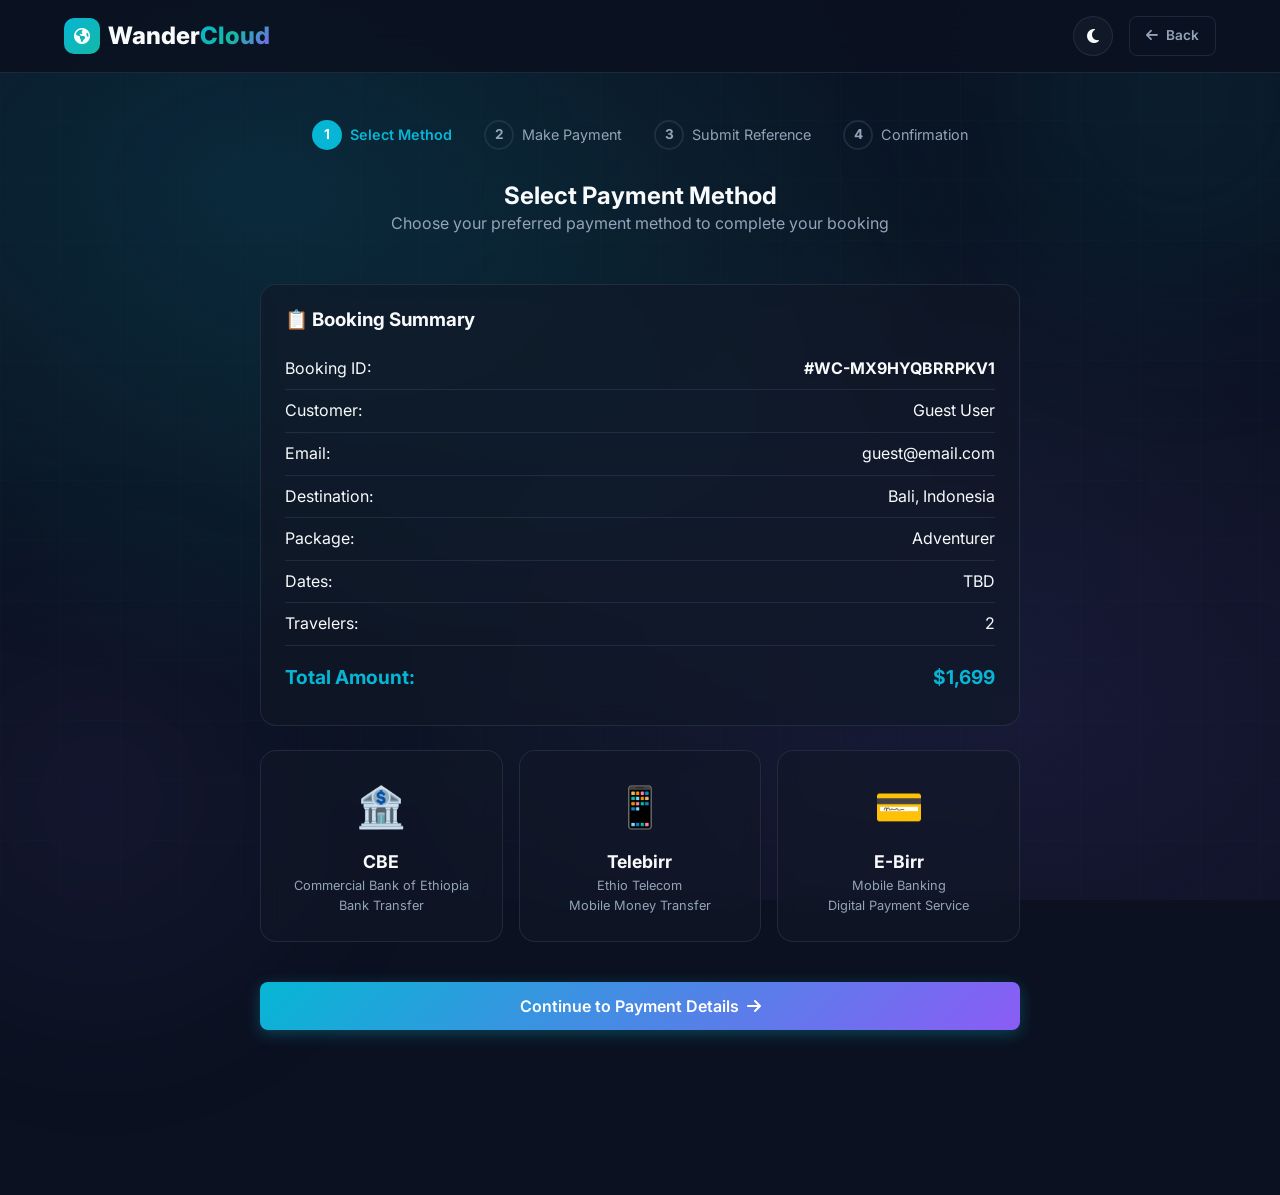
<file: payment.html>
<!DOCTYPE html>
<html lang="en" data-theme="dark">
<head>
    <meta charset="UTF-8">
    <meta name="viewport" content="width=device-width, initial-scale=1.0, viewport-fit=cover">
    <title>Complete Payment | WanderCloud</title>
    <link rel="preconnect" href="https://fonts.googleapis.com">
    <link rel="preconnect" href="https://fonts.gstatic.com" crossorigin>
    <link href="https://fonts.googleapis.com/css2?family=Inter:opsz,wght@14..32,300;14..32,400;14..32,500;14..32,600;14..32,700;14..32,800&family=Playfair+Display:wght@600;700;800;900&display=swap" rel="stylesheet">
    <link rel="stylesheet" href="https://cdnjs.cloudflare.com/ajax/libs/font-awesome/6.5.0/css/all.min.css">
    <link rel="stylesheet" href="styles.css">
    <style>
        /* Payment Page Specific Styles */
        .payment-container {
            max-width: 800px;
            margin: 120px auto 60px;
            padding: 0 20px;
        }
        
        .payment-steps {
            display: flex;
            justify-content: center;
            gap: 2rem;
            margin-bottom: 2rem;
            flex-wrap: wrap;
        }
        
        .payment-step {
            display: flex;
            align-items: center;
            gap: 8px;
            color: var(--text-secondary);
            font-size: 0.9rem;
            transition: var(--transition);
        }
        
        .payment-step.active {
            color: var(--primary);
            font-weight: 600;
        }
        
        .payment-step.completed {
            color: #10b981;
        }
        
        .step-number {
            width: 30px;
            height: 30px;
            border-radius: 50%;
            display: flex;
            align-items: center;
            justify-content: center;
            border: 2px solid var(--border);
            font-weight: 700;
            font-size: 0.85rem;
            transition: var(--transition);
            flex-shrink: 0;
        }
        
        .payment-step.active .step-number {
            background: var(--primary);
            border-color: var(--primary);
            color: white;
        }
        
        .payment-step.completed .step-number {
            background: #10b981;
            border-color: #10b981;
            color: white;
        }
        
        .payment-methods {
            display: grid;
            grid-template-columns: repeat(auto-fit, minmax(200px, 1fr));
            gap: 1rem;
            margin: 1.5rem 0;
        }
        
        .payment-method-card {
            padding: 1.5rem;
            text-align: center;
            cursor: pointer;
            transition: var(--transition);
            position: relative;
        }
        
        .payment-method-card:hover {
            border-color: var(--primary);
            transform: translateY(-4px);
            box-shadow: var(--shadow-lg);
        }
        
        .payment-method-card.selected {
            border-color: var(--primary);
            background: rgba(6, 182, 212, 0.1);
            box-shadow: 0 0 20px rgba(6, 182, 212, 0.2);
        }
        
        .payment-method-card .method-icon {
            font-size: 2.5rem;
            margin-bottom: 0.75rem;
        }
        
        .payment-method-card h4 {
            font-size: 1.1rem;
            margin-bottom: 0.25rem;
            color: var(--text-primary);
        }
        
        .payment-method-card p {
            font-size: 0.8rem;
            color: var(--text-secondary);
        }
        
        .selected-check {
            position: absolute;
            top: 10px;
            right: 10px;
            width: 24px;
            height: 24px;
            border-radius: 50%;
            background: var(--primary);
            color: white;
            display: none;
            align-items: center;
            justify-content: center;
            font-size: 0.75rem;
        }
        
        .payment-method-card.selected .selected-check {
            display: flex;
        }
        
        .account-details {
            padding: 1.5rem;
            margin: 1.5rem 0;
        }
        
        .account-detail-row {
            display: flex;
            justify-content: space-between;
            align-items: center;
            padding: 0.75rem 0;
            border-bottom: 1px solid var(--border);
            flex-wrap: wrap;
            gap: 0.5rem;
        }
        
        .account-detail-row:last-child {
            border-bottom: none;
        }
        
        .account-detail-row strong {
            color: var(--text-primary);
        }
        
        .account-detail-row span {
            color: var(--text-secondary);
            font-family: 'JetBrains Mono', 'Courier New', monospace;
            font-size: 0.9rem;
        }
        
        .copy-btn {
            padding: 4px 12px;
            background: var(--primary);
            color: white;
            border: none;
            border-radius: 6px;
            cursor: pointer;
            font-size: 0.75rem;
            font-family: inherit;
            transition: var(--transition);
            margin-left: 8px;
        }
        
        .copy-btn:hover {
            background: var(--primary-dark);
        }
        
        .booking-summary {
            padding: 1.5rem;
            margin: 1.5rem 0;
        }
        
        .summary-row {
            display: flex;
            justify-content: space-between;
            padding: 0.5rem 0;
            border-bottom: 1px solid var(--border);
            color: var(--text-primary);
        }
        
        .summary-row.total {
            border-bottom: none;
            font-size: 1.2rem;
            font-weight: 700;
            color: var(--primary);
            padding-top: 1rem;
        }
        
        .timer-container {
            text-align: center;
            padding: 1rem;
            margin: 1rem 0;
            background: rgba(245, 158, 11, 0.1);
            border: 1px solid rgba(245, 158, 11, 0.3);
            border-radius: var(--radius-sm);
        }
        
        .timer {
            font-size: 1.5rem;
            font-weight: 700;
            color: #f59e0b;
            font-family: 'JetBrains Mono', 'Courier New', monospace;
        }
        
        .transaction-input {
            width: 100%;
            padding: 12px 14px;
            background: var(--bg-secondary);
            border: 2px solid var(--border);
            border-radius: var(--radius-sm);
            color: var(--text-primary);
            font-family: 'JetBrains Mono', 'Courier New', monospace;
            font-size: 1rem;
            letter-spacing: 2px;
            text-align: center;
            transition: var(--transition);
        }
        
        .transaction-input:focus {
            outline: none;
            border-color: var(--primary);
            box-shadow: 0 0 0 3px rgba(6, 182, 212, 0.1);
        }
        
        .payment-status {
            text-align: center;
            padding: 3rem 1rem;
        }
        
        .status-icon {
            font-size: 4rem;
            margin-bottom: 1rem;
        }
        
        .status-pending { color: #f59e0b; }
        .status-approved { color: #10b981; }
        .status-rejected { color: #ef4444; }
        
        .booking-details-card {
            padding: 1.5rem;
            margin: 1.5rem 0;
            text-align: left;
        }
        
        .booking-details-card p {
            margin-bottom: 0.5rem;
            color: var(--text-primary);
        }
        
        .booking-details-card strong {
            color: var(--text-primary);
        }
        
        .confirmation-code {
            font-family: 'JetBrains Mono', 'Courier New', monospace;
            font-size: 1.2rem;
            font-weight: 700;
            color: var(--primary);
            text-align: center;
            padding: 1rem;
            background: rgba(6, 182, 212, 0.1);
            border-radius: var(--radius-sm);
            margin: 1rem 0;
            word-break: break-all;
        }
        
        .nav-container {
            width: 100%;
            max-width: 1200px;
            margin: 0 auto;
            padding: 0 clamp(16px, 5vw, 24px);
            display: flex;
            justify-content: space-between;
            align-items: center;
        }
        
        .nav-logo {
            font-size: clamp(1.25rem, 3vw, 1.5rem);
            font-weight: 800;
            text-decoration: none;
            color: var(--text-primary);
            display: flex;
            align-items: center;
            gap: 8px;
        }
        
        .logo-icon {
            width: 36px;
            height: 36px;
            background: linear-gradient(135deg, var(--primary), var(--secondary));
            border-radius: 10px;
            display: flex;
            align-items: center;
            justify-content: center;
            color: white;
            font-size: 1rem;
        }
        
        .section-header h2 {
            color: var(--text-primary);
        }
        
        .section-header p {
            color: var(--text-secondary);
        }
        
        textarea {
            width: 100%;
            padding: 12px 14px;
            background: var(--bg-secondary);
            border: 1px solid var(--border);
            border-radius: var(--radius-sm);
            color: var(--text-primary);
            font-family: inherit;
            resize: vertical;
            transition: var(--transition);
        }
        
        textarea:focus {
            outline: none;
            border-color: var(--primary);
        }
        
        .form-group label {
            color: var(--text-primary);
            font-weight: 600;
        }
        
        .form-group small {
            color: var(--text-secondary);
        }
        
        @media (max-width: 768px) {
            .payment-methods {
                grid-template-columns: 1fr;
            }
            .payment-steps {
                gap: 1rem;
            }
            .payment-step {
                font-size: 0.8rem;
            }
        }
        
        @media (max-width: 480px) {
            .payment-container {
                margin: 100px auto 40px;
            }
            .payment-steps {
                gap: 0.5rem;
            }
            .step-number {
                width: 24px;
                height: 24px;
                font-size: 0.7rem;
            }
        }
    </style>
</head>
<body>
    <!-- Background Effects (same as main site) -->
    <div class="bg-gradient"></div>
    <div class="bg-orb-1"></div>
    <div class="bg-orb-2"></div>
    <div class="bg-grid"></div>

    <!-- Navigation (same style as main site) -->
    <nav class="navbar" id="navbar">
        <div class="nav-container">
            <a href="index.html" class="nav-logo">
                <div class="logo-icon"><i class="fas fa-globe-americas"></i></div>
                <span>Wander<span class="gradient-text">Cloud</span></span>
            </a>
            <div class="nav-controls">
                <button class="theme-toggle" id="themeToggle" aria-label="Toggle theme">
                    <i class="fas fa-moon"></i>
                </button>
                <a href="index.html" class="btn btn-ghost btn-sm">
                    <i class="fas fa-arrow-left"></i> Back
                </a>
            </div>
        </div>
    </nav>

    <div class="payment-container">
        <!-- Payment Steps Indicator -->
        <div class="payment-steps" id="paymentSteps">
            <div class="payment-step active" id="step1">
                <span class="step-number">1</span>
                <span>Select Method</span>
            </div>
            <div class="payment-step" id="step2">
                <span class="step-number">2</span>
                <span>Make Payment</span>
            </div>
            <div class="payment-step" id="step3">
                <span class="step-number">3</span>
                <span>Submit Reference</span>
            </div>
            <div class="payment-step" id="step4">
                <span class="step-number">4</span>
                <span>Confirmation</span>
            </div>
        </div>

        <!-- Step 1: Select Payment Method -->
        <div id="paymentStep1">
            <div class="section-header">
                <h2>Select Payment Method</h2>
                <p>Choose your preferred payment method to complete your booking</p>
            </div>

            <div class="booking-summary glass-panel" id="bookingSummary">
                <!-- Filled dynamically -->
            </div>

            <div class="payment-methods">
                <div class="payment-method-card glass-panel" data-method="cbe" onclick="selectPaymentMethod('cbe')">
                    <div class="selected-check"><i class="fas fa-check"></i></div>
                    <div class="method-icon">🏦</div>
                    <h4>CBE</h4>
                    <p>Commercial Bank of Ethiopia<br>Bank Transfer</p>
                </div>
                <div class="payment-method-card glass-panel" data-method="telebirr" onclick="selectPaymentMethod('telebirr')">
                    <div class="selected-check"><i class="fas fa-check"></i></div>
                    <div class="method-icon">📱</div>
                    <h4>Telebirr</h4>
                    <p>Ethio Telecom<br>Mobile Money Transfer</p>
                </div>
                <div class="payment-method-card glass-panel" data-method="ebirr" onclick="selectPaymentMethod('ebirr')">
                    <div class="selected-check"><i class="fas fa-check"></i></div>
                    <div class="method-icon">💳</div>
                    <h4>E-Birr</h4>
                    <p>Mobile Banking<br>Digital Payment Service</p>
                </div>
            </div>

            <button class="btn btn-gradient" style="width:100%;margin-top:1rem;" id="continueToPayment" disabled onclick="goToStep2()">
                Continue to Payment Details <i class="fas fa-arrow-right"></i>
            </button>
        </div>

        <!-- Step 2: Payment Details -->
        <div id="paymentStep2" style="display:none;">
            <div class="section-header">
                <h2>Complete Your Payment</h2>
                <p>Transfer the exact amount using the details below</p>
            </div>

            <div class="account-details glass-panel" id="accountDetails">
                <!-- Filled dynamically -->
            </div>

            <div class="timer-container">
                <p style="margin-bottom:0.5rem;color:#f59e0b;">⏰ Complete your payment within</p>
                <div class="timer" id="paymentTimer">30:00</div>
            </div>

            <button class="btn btn-gradient" style="width:100%;margin-top:1rem;" onclick="goToStep3()">
                I've Made the Payment - Enter Reference <i class="fas fa-arrow-right"></i>
            </button>
            <button class="btn btn-ghost" style="width:100%;margin-top:0.5rem;" onclick="goToStep1()">
                <i class="fas fa-arrow-left"></i> Change Payment Method
            </button>
        </div>

        <!-- Step 3: Submit Transaction Reference -->
        <div id="paymentStep3" style="display:none;">
            <div class="section-header">
                <h2>Submit Transaction Reference</h2>
                <p>Enter the transaction/reference number from your payment</p>
            </div>

            <div class="glass-panel" style="padding:2rem;">
                <div class="form-group">
                    <label style="display:block;margin-bottom:0.75rem;font-weight:600;">
                        <i class="fas fa-receipt"></i> Transaction / Reference Number *
                    </label>
                    <input type="text" class="transaction-input" id="transactionNumber" 
                           placeholder="e.g., CBE123456789 or FT2026ABCD" maxlength="50">
                    <small style="display:block;margin-top:0.5rem;">
                        Enter the reference number from your bank receipt or mobile money confirmation SMS
                    </small>
                </div>
                <div class="form-group" style="margin-top:1rem;">
                    <label style="display:block;margin-bottom:0.75rem;font-weight:600;">
                        <i class="fas fa-phone"></i> Payer Phone Number (optional)
                    </label>
                    <input type="tel" class="transaction-input" id="payerPhone" 
                           placeholder="+251 9XX XXX XXXX">
                </div>
                <div class="form-group" style="margin-top:1rem;">
                    <label style="display:block;margin-bottom:0.75rem;font-weight:600;">
                        <i class="fas fa-comment"></i> Additional Notes (optional)
                    </label>
                    <textarea id="paymentNotes" rows="3" placeholder="Any additional information about your payment..."></textarea>
                </div>
            </div>

            <button class="btn btn-gradient" style="width:100%;margin-top:1rem;" onclick="submitPayment()">
                <i class="fas fa-paper-plane"></i> Submit Payment for Verification
            </button>
            <button class="btn btn-ghost" style="width:100%;margin-top:0.5rem;" onclick="goToStep2()">
                <i class="fas fa-arrow-left"></i> Back
            </button>
        </div>

        <!-- Step 4: Confirmation -->
        <div id="paymentStep4" style="display:none;">
            <div class="payment-status" id="paymentStatus">
                <!-- Filled dynamically -->
            </div>
            <div style="text-align:center;margin-top:1rem;display:flex;gap:0.75rem;justify-content:center;flex-wrap:wrap;">
                <a href="index.html" class="btn btn-primary btn-large">
                    <i class="fas fa-home"></i> Back to Home
                </a>
                <button class="btn btn-ghost btn-large" onclick="checkBookingStatus()">
                    <i class="fas fa-sync"></i> Refresh Status
                </button>
            </div>
        </div>
    </div>

    <script src="payment.js"></script>
</body>
</html>
</file>
<file: styles.css>
/* CSS Variables */
:root {
    --primary: #06b6d4;
    --primary-dark: #0891b2;
    --secondary: #14b8a6;
    --accent: #8b5cf6;
    --bg-primary: #0b1120;
    --bg-secondary: #111827;
    --bg-card: rgba(17, 24, 39, 0.6);
    --text-primary: #f8fafc;
    --text-secondary: #94a3b8;
    --border: rgba(51, 65, 85, 0.5);
    --shadow: 0 8px 32px rgba(0, 0, 0, 0.3);
    --shadow-lg: 0 20px 40px rgba(0, 0, 0, 0.4);
    --radius: 16px;
    --radius-sm: 8px;
    --transition: all 0.3s cubic-bezier(0.4, 0, 0.2, 1);
    --bottom-nav-height: 75px;
    --navbar-height: 72px;
}

[data-theme="light"] {
    --bg-primary: #ffffff;
    --bg-secondary: #f8fafc;
    --bg-card: rgba(255, 255, 255, 0.8);
    --text-primary: #0f172a;
    --text-secondary: #475569;
    --border: rgba(203, 213, 225, 0.8);
    --shadow: 0 8px 32px rgba(0, 0, 0, 0.08);
    --shadow-lg: 0 20px 40px rgba(0, 0, 0, 0.12);
}

/* Reset & Base */
*, *::before, *::after {
    margin: 0;
    padding: 0;
    box-sizing: border-box;
}

html {
    scroll-behavior: smooth;
    scroll-padding-top: 90px;
}

body {
    font-family: 'Inter', -apple-system, BlinkMacSystemFont, sans-serif;
    background: var(--bg-primary);
    color: var(--text-primary);
    line-height: 1.6;
    overflow-x: hidden;
    transition: var(--transition);
    padding-bottom: calc(var(--bottom-nav-height) + 30px);
    width: 100%;
    min-height: 100vh;
}

body.no-scroll {
    overflow: hidden;
}

.container {
    width: 100%;
    max-width: 1200px;
    margin: 0 auto;
    padding: 0 clamp(16px, 5vw, 24px);
}

/* Typography */
h1, h2, h3, h4 {
    font-weight: 700;
    line-height: 1.2;
}

.gradient-text {
    background: linear-gradient(135deg, var(--primary), var(--secondary), var(--accent));
    -webkit-background-clip: text;
    -webkit-text-fill-color: transparent;
    background-clip: text;
}

img, svg, video {
    max-width: 100%;
    height: auto;
}

/* Background Effects */
.bg-gradient {
    position: fixed;
    top: 0;
    left: 0;
    width: 100%;
    height: 100%;
    background: radial-gradient(ellipse at 20% 20%, rgba(6, 182, 212, 0.15) 0%, transparent 50%),
                radial-gradient(ellipse at 80% 80%, rgba(139, 92, 246, 0.1) 0%, transparent 50%),
                radial-gradient(ellipse at 50% 50%, rgba(20, 184, 166, 0.05) 0%, transparent 70%);
    z-index: -2;
    pointer-events: none;
}

.bg-orb-1 {
    position: fixed;
    top: -200px;
    right: -200px;
    width: 600px;
    height: 600px;
    border-radius: 50%;
    background: radial-gradient(circle, rgba(6, 182, 212, 0.1) 0%, transparent 70%);
    filter: blur(60px);
    z-index: -1;
    pointer-events: none;
}

.bg-orb-2 {
    position: fixed;
    bottom: -200px;
    left: -200px;
    width: 600px;
    height: 600px;
    border-radius: 50%;
    background: radial-gradient(circle, rgba(139, 92, 246, 0.08) 0%, transparent 70%);
    filter: blur(60px);
    z-index: -1;
    pointer-events: none;
}

.bg-grid {
    position: fixed;
    top: 0;
    left: 0;
    width: 100%;
    height: 100%;
    background-image: 
        linear-gradient(var(--border) 1px, transparent 1px),
        linear-gradient(90deg, var(--border) 1px, transparent 1px);
    background-size: clamp(40px, 8vw, 60px) clamp(40px, 8vw, 60px);
    opacity: 0.15;
    z-index: -1;
    pointer-events: none;
}

/* Scroll Progress */
.scroll-progress {
    position: fixed;
    top: 0;
    left: 0;
    height: clamp(2px, 0.5vw, 3px);
    background: linear-gradient(90deg, var(--primary), var(--accent));
    z-index: 1001;
    width: 0%;
    transition: width 0.1s;
}

/* ==========================================
   BLOG ARTICLE OVERLAY
   ========================================== */
.blog-article-overlay {
    position: fixed;
    top: 0;
    left: 0;
    right: 0;
    bottom: 0;
    background: rgba(0, 0, 0, 0.8);
    backdrop-filter: blur(10px);
    -webkit-backdrop-filter: blur(10px);
    z-index: 2000;
    display: none;
    align-items: center;
    justify-content: center;
    padding: clamp(1rem, 3vw, 2rem);
}

.blog-article-overlay.show {
    display: flex;
}

.blog-article-container {
    width: 100%;
    max-width: 800px;
    max-height: 90vh;
    border-radius: var(--radius);
    overflow: hidden;
    position: relative;
    animation: slideUp 0.4s ease;
}

@keyframes slideUp {
    from { opacity: 0; transform: translateY(30px); }
    to { opacity: 1; transform: translateY(0); }
}

.blog-article-close {
    position: absolute;
    top: 16px;
    right: 16px;
    width: 36px;
    height: 36px;
    border-radius: 50%;
    border: 1px solid var(--border);
    background: var(--bg-card);
    color: var(--text-primary);
    cursor: pointer;
    display: flex;
    align-items: center;
    justify-content: center;
    z-index: 10;
    transition: var(--transition);
    font-size: 1rem;
}

.blog-article-close:hover {
    background: var(--primary);
    color: white;
    border-color: var(--primary);
}

.blog-article-scroll {
    padding: 2rem;
    overflow-y: auto;
    max-height: 90vh;
}

.blog-article-scroll .article-header { margin-bottom: 1.5rem; }

.blog-article-scroll .article-category {
    display: inline-flex;
    align-items: center;
    gap: 4px;
    font-size: 0.8rem;
    color: var(--primary);
    margin-bottom: 0.75rem;
    font-weight: 600;
}

.blog-article-scroll .article-title {
    font-size: clamp(1.5rem, 3vw, 2rem);
    margin-bottom: 1rem;
    line-height: 1.3;
}

.blog-article-scroll .article-author-row {
    display: flex;
    align-items: center;
    gap: 12px;
    margin-bottom: 1.5rem;
}

.blog-article-scroll .article-author-avatar {
    width: 44px;
    height: 44px;
    border-radius: 50%;
    background: linear-gradient(135deg, var(--primary), var(--accent));
    display: flex;
    align-items: center;
    justify-content: center;
    color: white;
    font-weight: 700;
    font-size: 0.9rem;
}

.blog-article-scroll .article-author-info strong { display: block; font-size: 0.9rem; }
.blog-article-scroll .article-author-info span { font-size: 0.8rem; color: var(--text-secondary); }

.blog-article-scroll .article-hero-image {
    width: 100%;
    height: 250px;
    border-radius: var(--radius);
    display: flex;
    align-items: center;
    justify-content: center;
    font-size: 4rem;
    color: white;
    margin-bottom: 1.5rem;
}

.blog-article-scroll .article-body {
    font-size: 1rem;
    line-height: 1.8;
    color: var(--text-secondary);
    margin-bottom: 2rem;
}

.blog-article-scroll .article-body p { margin-bottom: 1rem; }
.blog-article-scroll .article-body h3 { color: var(--text-primary); margin: 1.5rem 0 0.75rem; font-size: 1.2rem; }

/* Article Actions */
.article-actions {
    display: flex;
    gap: 0.75rem;
    padding: 1rem 0;
    border-top: 1px solid var(--border);
    border-bottom: 1px solid var(--border);
    margin-bottom: 1.5rem;
    flex-wrap: wrap;
}

.article-action-btn {
    display: flex;
    align-items: center;
    gap: 6px;
    padding: 8px 16px;
    border-radius: 20px;
    border: 1px solid var(--border);
    background: transparent;
    color: var(--text-secondary);
    cursor: pointer;
    font-family: inherit;
    font-size: 0.85rem;
    transition: var(--transition);
}

.article-action-btn:hover { border-color: var(--primary); color: var(--primary); }
.article-action-btn.liked { background: rgba(239, 68, 68, 0.15); border-color: #ef4444; color: #ef4444; }
.article-action-btn.liked i { animation: heartPop 0.4s ease; }

@keyframes heartPop {
    0% { transform: scale(1); }
    50% { transform: scale(1.3); }
    100% { transform: scale(1); }
}

/* Comment Section */
.comments-section { margin-top: 1rem; }
.comments-section h3 { font-size: 1.1rem; margin-bottom: 1rem; display: flex; align-items: center; gap: 8px; }

.comments-list {
    display: flex;
    flex-direction: column;
    gap: 1rem;
    margin-bottom: 1.5rem;
    max-height: 300px;
    overflow-y: auto;
}

.comment-item {
    display: flex;
    gap: 10px;
    padding: 12px;
    background: var(--bg-secondary);
    border-radius: var(--radius-sm);
}

.comment-avatar {
    width: 36px;
    height: 36px;
    border-radius: 50%;
    background: linear-gradient(135deg, var(--primary), var(--accent));
    display: flex;
    align-items: center;
    justify-content: center;
    color: white;
    font-size: 0.75rem;
    font-weight: 700;
    flex-shrink: 0;
}

.comment-body { flex: 1; min-width: 0; }
.comment-body strong { display: block; font-size: 0.85rem; margin-bottom: 2px; }
.comment-body p { font-size: 0.85rem; color: var(--text-secondary); margin-bottom: 4px; line-height: 1.5; }
.comment-body small { font-size: 0.7rem; color: var(--text-secondary); }

.comment-form { display: flex; gap: 8px; }
.comment-form input {
    flex: 1;
    padding: 10px 14px;
    background: var(--bg-secondary);
    border: 1px solid var(--border);
    border-radius: var(--radius-sm);
    color: var(--text-primary);
    font-family: inherit;
    font-size: 0.85rem;
}
.comment-form input:focus { outline: none; border-color: var(--primary); }

/* ==========================================
   COOKIE CONSENT BANNER
   ========================================== */
.cookie-banner {
    position: fixed;
    bottom: 100px;
    left: 50%;
    transform: translateX(-50%);
    z-index: 999;
    display: flex;
    align-items: center;
    gap: clamp(1rem, 3vw, 2rem);
    padding: clamp(1rem, 2vw, 1.25rem);
    max-width: 600px;
    width: 90vw;
    flex-wrap: wrap;
}

.cookie-content { display: flex; align-items: center; gap: 1rem; flex: 1; min-width: 200px; }
.cookie-icon { font-size: 1.5rem; color: var(--secondary); }
.cookie-text strong { display: block; margin-bottom: 0.25rem; }
.cookie-text p { font-size: 0.85rem; color: var(--text-secondary); }
.cookie-actions { display: flex; gap: 0.5rem; }
.btn-sm { padding: 8px 16px; font-size: 0.85rem; }

/* ==========================================
   LIVE CHAT WIDGET
   ========================================== */
.chat-widget { position: fixed; bottom: 100px; right: clamp(16px, 3vw, 24px); z-index: 998; }
.chat-toggle { width: 56px; height: 56px; border-radius: 50%; display: flex; align-items: center; justify-content: center; cursor: pointer; font-size: 1.25rem; position: relative; border: none; }
.chat-badge { position: absolute; top: -4px; right: -4px; width: 20px; height: 20px; border-radius: 50%; background: #ef4444; color: white; font-size: 0.7rem; display: flex; align-items: center; justify-content: center; font-weight: 700; }
.chat-panel { position: absolute; bottom: 70px; right: 0; width: 350px; max-width: 90vw; border-radius: var(--radius); overflow: hidden; display: none; flex-direction: column; }
.chat-panel.open { display: flex; }
.chat-header { display: flex; justify-content: space-between; align-items: center; padding: 1rem; border-bottom: 1px solid var(--border); }
.chat-agent { display: flex; align-items: center; gap: 10px; }
.chat-avatar { width: 40px; height: 40px; border-radius: 50%; display: flex; align-items: center; justify-content: center; color: white; font-size: 1rem; }
.chat-agent strong { display: block; font-size: 0.9rem; }
.chat-agent span { font-size: 0.75rem; color: var(--text-secondary); }
.chat-header-actions { display: flex; gap: 0.5rem; }
.chat-action-btn { width: 30px; height: 30px; border-radius: 50%; border: 1px solid var(--border); background: transparent; color: var(--text-secondary); cursor: pointer; display: flex; align-items: center; justify-content: center; transition: var(--transition); }
.chat-action-btn:hover { border-color: var(--primary); color: var(--primary); }
.chat-messages { padding: 1rem; max-height: 300px; overflow-y: auto; display: flex; flex-direction: column; gap: 1rem; }
.chat-msg { display: flex; gap: 8px; align-items: flex-start; }
.chat-msg-avatar { width: 30px; height: 30px; border-radius: 50%; display: flex; align-items: center; justify-content: center; color: white; font-size: 0.7rem; flex-shrink: 0; }
.chat-msg-bubble { padding: 10px 14px; background: var(--bg-secondary); border-radius: 12px; border: 1px solid var(--border); font-size: 0.85rem; max-width: 80%; }
.chat-msg.user .chat-msg-bubble { background: var(--primary); color: white; margin-left: auto; }
.chat-input-area { padding: 1rem; border-top: 1px solid var(--border); display: flex; gap: 8px; }
.chat-input-area input { flex: 1; padding: 10px; background: var(--bg-secondary); border: 1px solid var(--border); border-radius: var(--radius-sm); color: var(--text-primary); font-family: inherit; font-size: 0.85rem; }
.chat-input-area input:focus { outline: none; border-color: var(--primary); }

/* ==========================================
   QUICK ACTIONS FLOATING BAR
   ========================================== */
.quick-actions {
    position: fixed;
    top: 50%;
    right: clamp(8px, 2vw, 16px);
    transform: translateY(-50%);
    z-index: 997;
    display: flex;
    flex-direction: column;
    gap: 0.75rem;
}

.quick-action-btn {
    width: 44px;
    height: 44px;
    border-radius: 50%;
    display: flex;
    align-items: center;
    justify-content: center;
    cursor: pointer;
    border: none;
    font-size: 1rem;
    position: relative;
    transition: var(--transition);
}

.quick-action-btn:hover {
    border-color: var(--primary);
    transform: translateX(-4px);
}

.quick-action-tooltip {
    position: absolute;
    right: calc(100% + 12px);
    top: 50%;
    transform: translateY(-50%);
    background: var(--bg-card);
    border: 1px solid var(--border);
    padding: 6px 12px;
    border-radius: 8px;
    font-size: 0.75rem;
    white-space: nowrap;
    opacity: 0;
    pointer-events: none;
    transition: opacity 0.3s;
}

.quick-action-btn:hover .quick-action-tooltip { opacity: 1; }

/* Navigation */
.navbar {
    position: fixed;
    top: 0;
    left: 0;
    right: 0;
    background: rgba(11, 17, 32, 0.85);
    backdrop-filter: blur(20px);
    -webkit-backdrop-filter: blur(20px);
    border-bottom: 1px solid var(--border);
    z-index: 1000;
    padding: clamp(0.75rem, 2vw, 1rem) 0;
    transition: var(--transition);
}

[data-theme="light"] .navbar { background: rgba(255, 255, 255, 0.85); }

.nav-container {
    width: 100%;
    max-width: 1200px;
    margin: 0 auto;
    padding: 0 clamp(16px, 5vw, 24px);
    display: flex;
    justify-content: space-between;
    align-items: center;
}

.nav-logo {
    font-size: clamp(1.25rem, 3vw, 1.5rem);
    font-weight: 800;
    text-decoration: none;
    color: var(--text-primary);
    display: flex;
    align-items: center;
    gap: 8px;
    flex-shrink: 0;
}

.logo-icon {
    width: clamp(30px, 5vw, 36px);
    height: clamp(30px, 5vw, 36px);
    background: linear-gradient(135deg, var(--primary), var(--secondary));
    border-radius: clamp(8px, 1.5vw, 10px);
    display: flex;
    align-items: center;
    justify-content: center;
    color: white;
    font-size: clamp(0.85rem, 2vw, 1rem);
}

.nav-links { display: flex; gap: clamp(1rem, 3vw, 2rem); flex-wrap: wrap; justify-content: center; }
.nav-links a { color: var(--text-secondary); text-decoration: none; font-weight: 500; font-size: clamp(0.85rem, 1.5vw, 0.95rem); transition: var(--transition); position: relative; white-space: nowrap; }
.nav-links a::after { content: ''; position: absolute; bottom: -4px; left: 0; width: 0; height: 2px; background: var(--primary); transition: width 0.3s; }
.nav-links a:hover { color: var(--text-primary); }
.nav-links a:hover::after { width: 100%; }

.nav-controls { display: flex; align-items: center; gap: clamp(0.5rem, 1.5vw, 1rem); flex-shrink: 0; }

.theme-toggle {
    width: clamp(36px, 5vw, 40px);
    height: clamp(36px, 5vw, 40px);
    border-radius: 50%;
    border: 1px solid var(--border);
    background: var(--bg-secondary);
    color: var(--text-primary);
    display: flex;
    align-items: center;
    justify-content: center;
    cursor: pointer;
    transition: var(--transition);
    font-size: clamp(0.9rem, 2vw, 1rem);
}
.theme-toggle:hover { border-color: var(--primary); transform: translateY(-2px); box-shadow: 0 4px 12px rgba(6, 182, 212, 0.3); }

.mobile-toggle { display: none; width: clamp(36px, 5vw, 40px); height: clamp(36px, 5vw, 40px); border-radius: 50%; border: 1px solid var(--border); background: var(--bg-secondary); color: var(--text-primary); cursor: pointer; transition: var(--transition); font-size: clamp(1rem, 2.5vw, 1.2rem); align-items: center; justify-content: center; }

.mobile-menu { display: none; flex-direction: column; padding: 1rem clamp(16px, 5vw, 24px); background: var(--bg-secondary); border-top: 1px solid var(--border); border-bottom: 1px solid var(--border); }
.mobile-menu a { color: var(--text-secondary); text-decoration: none; padding: clamp(0.5rem, 2vw, 0.75rem) 0; font-weight: 500; font-size: clamp(0.9rem, 2vw, 1rem); transition: var(--transition); }
.mobile-menu a:hover { color: var(--primary); }
.mobile-menu-actions { display: flex; flex-direction: column; gap: 0.75rem; margin-top: 1rem; padding-top: 1rem; border-top: 1px solid var(--border); }

/* Buttons */
.btn { display: inline-flex; align-items: center; gap: 8px; padding: clamp(10px, 2vw, 12px) clamp(16px, 3vw, 24px); border-radius: var(--radius-sm); font-weight: 600; text-decoration: none; transition: var(--transition); border: none; cursor: pointer; font-size: clamp(0.85rem, 1.5vw, 0.95rem); font-family: inherit; white-space: nowrap; }
.btn-primary { background: var(--primary); color: white; box-shadow: 0 4px 12px rgba(6, 182, 212, 0.3); }
.btn-primary:hover { background: var(--primary-dark); transform: translateY(-2px); box-shadow: 0 8px 20px rgba(6, 182, 212, 0.4); }
.btn-ghost { background: transparent; color: var(--text-secondary); border: 1px solid var(--border); }
.btn-ghost:hover { border-color: var(--primary); color: var(--primary); transform: translateY(-2px); }
.btn-secondary { background: transparent; color: var(--primary); border: 2px solid var(--primary); }
.btn-secondary:hover { background: var(--primary); color: white; transform: translateY(-2px); }
.btn-gradient { background: linear-gradient(135deg, var(--primary), var(--accent)); color: white; width: 100%; justify-content: center; padding: clamp(12px, 2vw, 14px); font-size: clamp(0.9rem, 1.8vw, 1rem); box-shadow: 0 4px 15px rgba(6, 182, 212, 0.3); }
.btn-gradient:hover { transform: translateY(-2px); box-shadow: 0 8px 25px rgba(6, 182, 212, 0.4); }
.btn-block { display: flex; width: 100%; justify-content: center; }
.btn-large { padding: clamp(14px, 2.5vw, 16px) clamp(24px, 4vw, 32px); font-size: clamp(0.95rem, 2vw, 1.1rem); }
.btn-sm { padding: 8px 16px; font-size: 0.85rem; }

/* Hero Section */
.hero { padding: clamp(100px, 15vw, 160px) 0 clamp(60px, 10vw, 100px); min-height: 100vh; display: flex; align-items: center; }
.hero .container { display: grid; grid-template-columns: 1fr 1fr; gap: clamp(30px, 6vw, 60px); align-items: center; }
.hero-content { max-width: 100%; }

.hero-badge { display: inline-flex; align-items: center; gap: 8px; padding: clamp(6px, 1.5vw, 8px) clamp(12px, 2.5vw, 16px); background: var(--bg-card); border: 1px solid var(--border); border-radius: 20px; font-size: clamp(0.75rem, 1.5vw, 0.85rem); color: var(--primary); margin-bottom: clamp(1rem, 3vw, 1.5rem); font-weight: 600; backdrop-filter: blur(10px); flex-wrap: wrap; }
.badge-pulse { width: clamp(6px, 1vw, 8px); height: clamp(6px, 1vw, 8px); background: var(--secondary); border-radius: 50%; animation: pulse 2s infinite; flex-shrink: 0; }
@keyframes pulse { 0%, 100% { opacity: 1; } 50% { opacity: 0.5; } }

.hero-title { font-size: clamp(2rem, 6vw, 3.5rem); margin-bottom: 1rem; line-height: 1.1; word-wrap: break-word; }
.hero-subtitle { font-size: clamp(0.95rem, 2vw, 1.15rem); color: var(--text-secondary); margin-bottom: clamp(1.5rem, 3vw, 2rem); line-height: 1.8; }

/* Search Widget */
.search-widget { padding: clamp(1rem, 2vw, 1.5rem); margin-bottom: clamp(1.5rem, 3vw, 2rem); }
.search-tabs { display: flex; gap: 0.5rem; margin-bottom: 1rem; flex-wrap: wrap; }
.search-tab { padding: 8px 16px; border-radius: 20px; border: 1px solid var(--border); background: transparent; color: var(--text-secondary); cursor: pointer; font-family: inherit; font-size: 0.85rem; transition: var(--transition); }
.search-tab.active { background: var(--primary); color: white; border-color: var(--primary); }
.search-form { display: grid; grid-template-columns: repeat(auto-fit, minmax(140px, 1fr)); gap: 0.75rem; }
.search-field { position: relative; }
.search-field i { position: absolute; left: 12px; top: 50%; transform: translateY(-50%); color: var(--text-secondary); font-size: 0.85rem; }
.search-field input, .search-field select { width: 100%; padding: 10px 12px 10px 36px; background: var(--bg-secondary); border: 1px solid var(--border); border-radius: var(--radius-sm); color: var(--text-primary); font-family: inherit; font-size: 0.85rem; }
.search-field input:focus, .search-field select:focus { outline: none; border-color: var(--primary); }
.search-submit { justify-content: center; }

.hero-stats { display: flex; gap: clamp(1rem, 3vw, 2rem); margin-bottom: clamp(1.5rem, 3vw, 2rem); flex-wrap: wrap; }
.stat-item { display: flex; flex-direction: column; }
.stat-item strong { font-size: clamp(1.4rem, 3vw, 1.8rem); font-weight: 800; color: var(--primary); }
.stat-item span { font-size: clamp(0.75rem, 1.3vw, 0.85rem); color: var(--text-secondary); }

.trust-badges { display: flex; flex-direction: column; gap: 0.75rem; }
.trust-badges > span { font-size: clamp(0.75rem, 1.3vw, 0.85rem); color: var(--text-secondary); }
.badge-row { display: flex; flex-wrap: wrap; gap: clamp(0.5rem, 1vw, 0.75rem); }
.trust-badge { display: inline-flex; align-items: center; gap: 6px; padding: clamp(4px, 1vw, 6px) clamp(10px, 2vw, 14px); background: var(--bg-card); border: 1px solid var(--border); border-radius: 20px; font-size: clamp(0.7rem, 1.2vw, 0.85rem); font-weight: 500; white-space: nowrap; }

/* Hero Visual */
.hero-visual { position: relative; width: 100%; }

.glass-panel { background: var(--bg-card); border: 1px solid var(--border); backdrop-filter: blur(10px); -webkit-backdrop-filter: blur(10px); border-radius: var(--radius); transition: var(--transition); }
.glass-panel:hover { border-color: var(--primary); box-shadow: 0 8px 30px rgba(6, 182, 212, 0.15); }
.library-mockup { overflow: hidden; box-shadow: var(--shadow-lg); width: 100%; }
.mockup-header { display: flex; align-items: center; padding: clamp(8px, 1.5vw, 12px) clamp(12px, 2vw, 16px); border-bottom: 1px solid var(--border); gap: clamp(8px, 1.5vw, 12px); }
.mockup-dots { display: flex; gap: clamp(4px, 1vw, 6px); }
.mockup-dots span { width: clamp(8px, 1.5vw, 12px); height: clamp(8px, 1.5vw, 12px); border-radius: 50%; }
.mockup-dots span:nth-child(1) { background: #ef4444; }
.mockup-dots span:nth-child(2) { background: #f59e0b; }
.mockup-dots span:nth-child(3) { background: #10b981; }
.mockup-title { font-size: clamp(0.7rem, 1.2vw, 0.85rem); color: var(--text-secondary); flex: 1; }
.live-indicator { display: flex; align-items: center; gap: 6px; font-size: 0.7rem; color: #10b981; font-weight: 600; }
.live-dot { width: 8px; height: 8px; border-radius: 50%; background: #10b981; animation: pulse 2s infinite; }
.mockup-body { display: flex; min-height: clamp(280px, 45vw, 350px); }
.mockup-sidebar { width: clamp(100px, 20vw, 140px); padding: clamp(10px, 2vw, 16px); border-right: 1px solid var(--border); display: flex; flex-direction: column; gap: 4px; flex-shrink: 0; }
.sidebar-item { padding: clamp(6px, 1vw, 8px) clamp(8px, 1.5vw, 12px); border-radius: 8px; font-size: clamp(0.65rem, 1.2vw, 0.8rem); color: var(--text-secondary); display: flex; align-items: center; gap: 8px; transition: var(--transition); white-space: nowrap; }
.sidebar-text { display: inline; }
.sidebar-item.active { background: rgba(6, 182, 212, 0.15); color: var(--primary); }
.mockup-main { flex: 1; padding: clamp(10px, 2vw, 16px); min-width: 0; }
.label { font-size: clamp(0.6rem, 1vw, 0.7rem); text-transform: uppercase; letter-spacing: 1px; color: var(--text-secondary); margin-bottom: clamp(8px, 1.5vw, 12px); display: block; }
.book-preview { display: flex; gap: clamp(8px, 1.5vw, 12px); align-items: center; margin-bottom: clamp(12px, 2vw, 16px); }
.book-cover { width: clamp(40px, 7vw, 50px); height: clamp(55px, 9vw, 70px); border-radius: 6px; display: flex; align-items: center; justify-content: center; color: white; font-size: clamp(1rem, 2vw, 1.2rem); flex-shrink: 0; }
.gradient-1 { background: linear-gradient(135deg, #06b6d4, #8b5cf6); }
.gradient-2 { background: linear-gradient(135deg, #14b8a6, #f59e0b); }
.gradient-3 { background: linear-gradient(135deg, #ec4899, #8b5cf6); }
.gradient-4 { background: linear-gradient(135deg, #10b981, #06b6d4); }
.book-info { flex: 1; min-width: 0; }
.book-info strong { font-size: clamp(0.75rem, 1.3vw, 0.9rem); display: block; margin-bottom: 4px; }
.trip-details { display: flex; flex-wrap: wrap; gap: 8px; margin-bottom: 8px; }
.trip-details span { font-size: 0.65rem; color: var(--text-secondary); display: flex; align-items: center; gap: 4px; }
.progress-bar { height: 4px; background: var(--border); border-radius: 2px; margin-bottom: 4px; }
.progress { height: 100%; background: var(--primary); border-radius: 2px; }
.progress-text { font-size: clamp(0.6rem, 1vw, 0.7rem); color: var(--text-secondary); }
.recommended-grid { display: grid; grid-template-columns: repeat(3, 1fr); gap: clamp(6px, 1.5vw, 10px); }
.rec-card { display: flex; flex-direction: column; align-items: center; gap: 8px; text-align: center; position: relative; }
.rec-card .book-cover { width: clamp(45px, 8vw, 60px); height: clamp(35px, 6vw, 45px); font-size: clamp(0.8rem, 1.5vw, 1rem); }
.rec-card span { font-size: clamp(0.6rem, 1vw, 0.7rem); color: var(--text-secondary); }
.deal-tag { position: absolute; top: -6px; right: -4px; padding: 2px 8px; background: #ef4444; color: white !important; border-radius: 8px; font-size: 0.6rem !important; font-weight: 600; }
.floating-elements { position: absolute; top: clamp(-30px, -3vw, -20px); right: clamp(-40px, -5vw, -30px); display: flex; flex-direction: column; gap: clamp(6px, 1.5vw, 10px); }
.float-card { padding: clamp(8px, 1.5vw, 10px) clamp(12px, 2vw, 16px); font-size: clamp(0.7rem, 1.2vw, 0.85rem); display: flex; align-items: center; gap: 8px; animation: float 3s ease-in-out infinite; white-space: nowrap; }
.float-card:nth-child(2) { animation-delay: 0.5s; }
.float-card:nth-child(3) { animation-delay: 1s; }
@keyframes float { 0%, 100% { transform: translateY(0); } 50% { transform: translateY(-10px); } }

/* Section Styles */
section { padding: clamp(60px, 10vw, 100px) 0; }
.section-header { text-align: center; margin-bottom: clamp(2rem, 5vw, 3rem); }
.section-tag { display: inline-block; padding: clamp(4px, 1vw, 6px) clamp(12px, 2vw, 16px); background: rgba(6, 182, 212, 0.1); border: 1px solid rgba(6, 182, 212, 0.2); border-radius: 20px; font-size: clamp(0.75rem, 1.3vw, 0.85rem); color: var(--primary); font-weight: 600; margin-bottom: clamp(0.75rem, 1.5vw, 1rem); }
.section-title { font-size: clamp(1.75rem, 4vw, 2.5rem); margin-bottom: clamp(0.75rem, 1.5vw, 1rem); }
.section-subtitle { color: var(--text-secondary); font-size: clamp(0.9rem, 1.6vw, 1.1rem); max-width: 600px; margin: 0 auto; padding: 0 1rem; }

/* Bento Grid */
.bento-grid { display: grid; grid-template-columns: repeat(3, 1fr); gap: clamp(1rem, 2vw, 1.5rem); grid-auto-rows: clamp(200px, 30vw, 250px); }
.bento-item { border-radius: var(--radius); padding: clamp(1.5rem, 3vw, 2rem); position: relative; overflow: hidden; cursor: pointer; transition: var(--transition); }
.bento-item:hover { transform: translateY(-5px); box-shadow: var(--shadow-lg); }
.bento-item.large { grid-row: span 2; }
.bento-item.wide { grid-column: span 2; }
.bento-bg { position: absolute; top: 0; left: 0; right: 0; bottom: 0; opacity: 0.3; z-index: 0; }
.bento-content { position: relative; z-index: 1; height: 100%; display: flex; flex-direction: column; justify-content: space-between; }
.bento-content h3 { font-size: clamp(1.1rem, 2vw, 1.3rem); margin-bottom: 0.5rem; }
.bento-content p { color: var(--text-secondary); font-size: clamp(0.8rem, 1.3vw, 0.9rem); line-height: 1.6; }
.bento-tag { display: inline-block; padding: clamp(3px, 0.5vw, 4px) clamp(8px, 1.5vw, 12px); background: rgba(255, 255, 255, 0.1); border-radius: 12px; font-size: clamp(0.65rem, 1vw, 0.75rem); font-weight: 600; margin-top: auto; width: fit-content; }

/* Flash Deals */
.deals-carousel { display: grid; grid-template-columns: repeat(auto-fill, minmax(min(100%, 320px), 1fr)); gap: clamp(1rem, 2vw, 1.5rem); }
.deal-card { padding: clamp(1.25rem, 2.5vw, 1.5rem); position: relative; display: flex; flex-direction: column; gap: 1rem; }
.deal-card.deal-featured { border-color: #f59e0b; box-shadow: 0 0 30px rgba(245, 158, 11, 0.15); }
.deal-badge { position: absolute; top: -12px; right: 20px; padding: 4px 14px; background: linear-gradient(135deg, #f59e0b, #ef4444); color: white; border-radius: 20px; font-size: 0.75rem; font-weight: 600; }
.deal-header h3 { font-size: clamp(1rem, 1.8vw, 1.15rem); margin-bottom: 0.25rem; }
.deal-rating { display: flex; gap: 8px; align-items: center; font-size: 0.8rem; color: var(--text-secondary); }
.deal-rating span:first-child { color: #f59e0b; }
.deal-price-row { display: flex; flex-direction: column; gap: 0.25rem; }
.deal-price { display: flex; align-items: center; gap: 10px; }
.old-price { text-decoration: line-through; color: var(--text-secondary); font-size: 0.9rem; }
.new-price { font-size: 1.5rem; font-weight: 800; color: var(--primary); }
.discount-badge { padding: 2px 8px; background: rgba(239, 68, 68, 0.15); color: #ef4444; border-radius: 8px; font-size: 0.75rem; font-weight: 700; }
.deal-period { font-size: 0.8rem; color: var(--text-secondary); }
.deal-includes { display: flex; flex-wrap: wrap; gap: 0.5rem; }
.deal-includes span { display: flex; align-items: center; gap: 4px; font-size: 0.75rem; color: var(--text-secondary); padding: 4px 10px; background: var(--bg-secondary); border-radius: 12px; }
.deal-timer { display: flex; align-items: center; gap: 6px; font-size: 0.8rem; color: #f59e0b; }
.countdown { font-weight: 700; font-family: 'JetBrains Mono', monospace; }

/* Travel Blog */
.blog-grid { display: grid; grid-template-columns: repeat(auto-fill, minmax(min(100%, 320px), 1fr)); gap: clamp(1rem, 2vw, 1.5rem); margin-bottom: 2rem; }
.blog-card { overflow: hidden; padding: 0; transition: var(--transition); }
.blog-card:hover { transform: translateY(-4px); box-shadow: var(--shadow-lg); }
.blog-image { height: 160px; display: flex; align-items: center; justify-content: center; font-size: 3rem; color: white; }
.blog-content { padding: 1.25rem; }
.blog-category { display: inline-flex; align-items: center; gap: 4px; font-size: 0.7rem; color: var(--primary); margin-bottom: 0.5rem; font-weight: 600; }
.blog-content h3 { font-size: 1rem; margin-bottom: 0.5rem; line-height: 1.4; }
.blog-content > p { font-size: 0.85rem; color: var(--text-secondary); margin-bottom: 1rem; line-height: 1.6; }
.blog-meta { display: flex; flex-wrap: wrap; gap: 0.75rem; font-size: 0.7rem; color: var(--text-secondary); margin-bottom: 1rem; }
.blog-meta span { display: flex; align-items: center; gap: 4px; }
.blog-stats { display: inline-flex; align-items: center; gap: 4px; }
.blog-stats i.fa-heart { color: #ef4444; }
.blog-stats i.fa-comment { color: var(--primary); }
.read-more-btn { width: 100%; justify-content: center; }
.blog-cta { text-align: center; }

/* Stats Counter */
.stats-counter { padding: 60px 0; }
.counter-grid { display: grid; grid-template-columns: repeat(auto-fit, minmax(200px, 1fr)); gap: clamp(1rem, 2vw, 1.5rem); }
.counter-item { padding: 2rem; text-align: center; display: flex; flex-direction: column; align-items: center; gap: 0.75rem; }
.counter-item i { font-size: 2rem; }
.counter-number { font-size: 2.5rem; font-weight: 800; color: var(--primary); }
.counter-label { font-size: 0.9rem; color: var(--text-secondary); font-weight: 500; }

/* Features Grid */
.features-grid { display: grid; grid-template-columns: repeat(auto-fill, minmax(min(100%, 340px), 1fr)); gap: clamp(1rem, 2vw, 1.5rem); }
.feature-card { padding: clamp(1.5rem, 3vw, 2rem); transition: var(--transition); }
.feature-card:hover { border-color: var(--primary); transform: translateY(-5px); box-shadow: var(--shadow-lg); }
.feature-icon { width: clamp(48px, 7vw, 56px); height: clamp(48px, 7vw, 56px); border-radius: clamp(12px, 2vw, 16px); background: linear-gradient(135deg, rgba(6, 182, 212, 0.2), rgba(139, 92, 246, 0.2)); display: flex; align-items: center; justify-content: center; margin-bottom: clamp(1rem, 2vw, 1.5rem); font-size: clamp(1.25rem, 2.5vw, 1.5rem); }
.feature-icon i { background: linear-gradient(135deg, var(--primary), var(--accent)); -webkit-background-clip: text; -webkit-text-fill-color: transparent; background-clip: text; }
.feature-card h3 { font-size: clamp(1rem, 1.8vw, 1.2rem); margin-bottom: clamp(0.5rem, 1vw, 0.75rem); }
.feature-card p { color: var(--text-secondary); font-size: clamp(0.85rem, 1.4vw, 0.95rem); line-height: 1.7; margin-bottom: 0.75rem; }
.feature-link { color: var(--primary); font-size: 0.85rem; font-weight: 600; text-decoration: none; display: inline-flex; align-items: center; gap: 6px; transition: var(--transition); }
.feature-link:hover { gap: 10px; }

/* Testimonials */
.testimonials-grid { display: grid; grid-template-columns: repeat(auto-fill, minmax(min(100%, 340px), 1fr)); gap: clamp(1rem, 2vw, 1.5rem); }
.testimonial-card { padding: clamp(1.5rem, 3vw, 2rem); }
.stars { color: #f59e0b; font-size: clamp(0.85rem, 1.5vw, 1rem); margin-bottom: clamp(0.75rem, 1.5vw, 1rem); letter-spacing: 2px; }
.testimonial-card > p { color: var(--text-secondary); line-height: 1.8; margin-bottom: clamp(1rem, 2vw, 1.5rem); font-style: italic; font-size: clamp(0.85rem, 1.4vw, 0.95rem); }
.author { display: flex; align-items: center; gap: clamp(8px, 1.5vw, 12px); }
.author-img { width: clamp(38px, 5vw, 44px); height: clamp(38px, 5vw, 44px); border-radius: 50%; background: linear-gradient(135deg, var(--primary), var(--accent)); display: flex; align-items: center; justify-content: center; font-weight: 700; font-size: clamp(0.8rem, 1.3vw, 0.9rem); color: white; flex-shrink: 0; }
.author strong { display: block; font-size: clamp(0.85rem, 1.4vw, 0.95rem); }
.author span { font-size: clamp(0.7rem, 1.2vw, 0.8rem); color: var(--text-secondary); display: block; }
.verified { color: #10b981 !important; margin-top: 2px; }

/* Newsletter */
.newsletter { padding: 60px 0; }
.newsletter-card { padding: clamp(2rem, 4vw, 3rem); display: flex; flex-direction: column; gap: 1.5rem; }
.newsletter-content { display: flex; align-items: center; gap: 1.5rem; }
.newsletter-icon { width: 60px; height: 60px; border-radius: 16px; display: flex; align-items: center; justify-content: center; color: white; font-size: 1.5rem; flex-shrink: 0; }
.newsletter-text h2 { font-size: clamp(1.25rem, 2.5vw, 1.5rem); margin-bottom: 0.5rem; }
.newsletter-text p { color: var(--text-secondary); font-size: 0.9rem; }
.newsletter-input-group { display: flex; gap: 0.5rem; position: relative; }
.newsletter-input-group i { position: absolute; left: 14px; top: 50%; transform: translateY(-50%); color: var(--text-secondary); }
.newsletter-input-group input { flex: 1; padding: 12px 14px 12px 40px; background: var(--bg-secondary); border: 1px solid var(--border); border-radius: var(--radius-sm); color: var(--text-primary); font-family: inherit; font-size: 0.9rem; }
.newsletter-input-group input:focus { outline: none; border-color: var(--primary); }
.newsletter-consent { margin-top: 0.75rem; }
.checkbox-label { display: flex; align-items: flex-start; gap: 8px; font-size: 0.8rem; color: var(--text-secondary); cursor: pointer; }
.checkbox-label a { color: var(--primary); text-decoration: underline; }

/* Pricing */
.pricing-toggle { display: flex; align-items: center; justify-content: center; gap: clamp(0.75rem, 1.5vw, 1rem); margin-bottom: clamp(2rem, 4vw, 3rem); flex-wrap: wrap; }
.toggle-label { font-weight: 500; color: var(--text-secondary); font-size: clamp(0.85rem, 1.4vw, 0.95rem); }
.toggle-label.active { color: var(--text-primary); }
.save-tag { display: inline-block; padding: 2px 8px; background: rgba(20, 184, 166, 0.2); color: var(--secondary); border-radius: 12px; font-size: clamp(0.65rem, 1vw, 0.75rem); font-weight: 600; }
.switch { position: relative; display: inline-block; width: clamp(46px, 7vw, 52px); height: clamp(24px, 4vw, 28px); flex-shrink: 0; }
.switch input { opacity: 0; width: 0; height: 0; }
.slider { position: absolute; cursor: pointer; top: 0; left: 0; right: 0; bottom: 0; background-color: var(--border); transition: .4s; border-radius: 34px; }
.slider:before { position: absolute; content: ""; height: clamp(18px, 3vw, 20px); width: clamp(18px, 3vw, 20px); left: 4px; bottom: 3px; background-color: white; transition: .4s; border-radius: 50%; }
input:checked + .slider { background-color: var(--primary); }
input:checked + .slider:before { transform: translateX(24px); }
.pricing-grid { display: grid; grid-template-columns: repeat(auto-fill, minmax(min(100%, 320px), 1fr)); gap: clamp(1rem, 2vw, 1.5rem); }
.pricing-card { padding: clamp(1.5rem, 3vw, 2rem); position: relative; }
.pricing-card.popular { border-color: var(--primary); box-shadow: 0 0 30px rgba(6, 182, 212, 0.2); }
.popular-badge { position: absolute; top: clamp(-14px, -2vw, -12px); left: 50%; transform: translateX(-50%); padding: clamp(4px, 1vw, 6px) clamp(16px, 3vw, 20px); background: linear-gradient(135deg, var(--primary), var(--accent)); color: white; border-radius: 20px; font-size: clamp(0.7rem, 1.2vw, 0.8rem); font-weight: 600; white-space: nowrap; }
.pricing-header h3 { font-size: clamp(1.1rem, 2vw, 1.3rem); margin-bottom: 0.25rem; }
.pricing-header p { color: var(--text-secondary); font-size: clamp(0.8rem, 1.3vw, 0.9rem); margin-bottom: clamp(1rem, 2vw, 1.5rem); }
.price { margin-bottom: clamp(1rem, 2vw, 1.5rem); }
.currency { font-size: clamp(1rem, 1.8vw, 1.2rem); font-weight: 600; vertical-align: top; }
.amount { font-size: clamp(2.2rem, 4vw, 3rem); font-weight: 800; color: var(--primary); }
.period { color: var(--text-secondary); font-size: clamp(0.8rem, 1.3vw, 0.9rem); }
.features-list { list-style: none; margin-bottom: clamp(1.5rem, 3vw, 2rem); }
.features-list li { padding: clamp(0.4rem, 0.8vw, 0.5rem) 0; color: var(--text-secondary); font-size: clamp(0.85rem, 1.3vw, 0.95rem); display: flex; align-items: center; gap: clamp(8px, 1.5vw, 10px); }
.features-list li i { color: var(--secondary); font-size: clamp(0.9rem, 1.5vw, 1rem); flex-shrink: 0; }

/* FAQ */
.faq-list { max-width: 800px; width: 100%; margin: 0 auto; display: flex; flex-direction: column; gap: clamp(0.75rem, 1.5vw, 1rem); }
.faq-item { overflow: hidden; }
.faq-question { width: 100%; padding: clamp(1.25rem, 2.5vw, 1.5rem); background: transparent; border: none; color: var(--text-primary); font-family: inherit; font-size: clamp(0.9rem, 1.5vw, 1rem); font-weight: 600; display: flex; justify-content: space-between; align-items: center; cursor: pointer; transition: var(--transition); text-align: left; gap: 1rem; }
.faq-question span { flex: 1; }
.faq-question i { transition: transform 0.3s; color: var(--text-secondary); flex-shrink: 0; font-size: clamp(0.8rem, 1.3vw, 0.9rem); }
.faq-item.active .faq-question i { transform: rotate(180deg); color: var(--primary); }
.faq-answer { max-height: 0; overflow: hidden; transition: max-height 0.3s ease; }
.faq-answer p { padding: 0 clamp(1.25rem, 2.5vw, 1.5rem) clamp(1.25rem, 2.5vw, 1.5rem); color: var(--text-secondary); line-height: 1.7; font-size: clamp(0.85rem, 1.4vw, 0.95rem); }
.faq-item.active .faq-answer { max-height: 300px; }

/* CTA */
.cta { padding: clamp(30px, 5vw, 50px) 0; }
.cta-card { padding: clamp(2rem, 5vw, 4rem); text-align: center; }
.cta-card h2 { font-size: clamp(1.5rem, 3vw, 2rem); margin-bottom: clamp(0.75rem, 1.5vw, 1rem); }
.cta-card p { color: var(--text-secondary); margin-bottom: clamp(1.5rem, 3vw, 2rem); font-size: clamp(0.95rem, 1.6vw, 1.1rem); }
.cta-actions { display: flex; gap: clamp(0.75rem, 1.5vw, 1rem); justify-content: center; flex-wrap: wrap; }

/* Contact */
.contact-grid { display: grid; grid-template-columns: 1.2fr 1fr; gap: clamp(1.5rem, 3vw, 2rem); }
.contact-form { padding: clamp(1.5rem, 3vw, 2rem); }
.contact-form h3 { font-size: clamp(1.1rem, 2vw, 1.3rem); margin-bottom: 0.5rem; }
.contact-form > p { color: var(--text-secondary); margin-bottom: clamp(1.5rem, 3vw, 2rem); font-size: clamp(0.85rem, 1.4vw, 0.95rem); }
.form-row { display: grid; grid-template-columns: 1fr 1fr; gap: clamp(0.75rem, 1.5vw, 1rem); }
.form-group { margin-bottom: clamp(1rem, 2vw, 1.25rem); }
.form-group label { display: block; margin-bottom: clamp(0.35rem, 0.8vw, 0.5rem); font-weight: 600; font-size: clamp(0.8rem, 1.3vw, 0.9rem); }
.form-group input, .form-group textarea, .form-group select { width: 100%; padding: clamp(10px, 1.5vw, 12px) clamp(14px, 2vw, 16px); background: var(--bg-secondary); border: 1px solid var(--border); border-radius: var(--radius-sm); color: var(--text-primary); font-family: inherit; font-size: clamp(0.85rem, 1.4vw, 0.95rem); transition: var(--transition); }
.form-group input:focus, .form-group textarea:focus, .form-group select:focus { outline: none; border-color: var(--primary); box-shadow: 0 0 0 3px rgba(6, 182, 212, 0.1); }
.contact-info { padding: clamp(1.5rem, 3vw, 2rem); height: fit-content; }
.contact-info h3 { font-size: clamp(1.1rem, 2vw, 1.3rem); margin-bottom: 0.5rem; }
.contact-info > p { color: var(--text-secondary); margin-bottom: clamp(1.5rem, 3vw, 2rem); font-size: clamp(0.85rem, 1.4vw, 0.95rem); }
.info-list { display: flex; flex-direction: column; gap: clamp(0.6rem, 1vw, 0.75rem); margin-bottom: clamp(1.5rem, 3vw, 2rem); }
.info-item { display: flex; align-items: center; gap: clamp(8px, 1.5vw, 12px); }
.info-icon { width: clamp(36px, 5vw, 40px); height: clamp(36px, 5vw, 40px); background: rgba(6, 182, 212, 0.1); border-radius: clamp(8px, 1.5vw, 10px); display: flex; align-items: center; justify-content: center; color: var(--primary); flex-shrink: 0; font-size: clamp(0.9rem, 1.5vw, 1rem); }
.info-item strong { display: block; font-size: clamp(0.8rem, 1.2vw, 0.85rem); }
.info-item span { display: block; font-size: clamp(0.75rem, 1.2vw, 0.85rem); color: var(--text-secondary); word-break: break-word; }
.cert-badges { display: flex; flex-wrap: wrap; gap: clamp(0.4rem, 0.8vw, 0.5rem); }
.cert { padding: clamp(4px, 1vw, 6px) clamp(8px, 1.5vw, 12px); background: rgba(16, 185, 129, 0.1); border: 1px solid rgba(16, 185, 129, 0.3); border-radius: 8px; font-size: clamp(0.7rem, 1.1vw, 0.8rem); color: #10b981; display: flex; align-items: center; gap: 6px; white-space: nowrap; }

/* Footer */
.footer { padding: clamp(2.5rem, 5vw, 4rem) 0 clamp(1.5rem, 3vw, 2rem); border-top: 1px solid var(--border); }
.footer-grid { display: grid; grid-template-columns: 2fr 1fr 1fr 1fr; gap: clamp(2rem, 4vw, 3rem); margin-bottom: clamp(2rem, 4vw, 3rem); }
.footer-brand .nav-logo { margin-bottom: 0.5rem; }
.footer-brand p { color: var(--text-secondary); font-size: clamp(0.8rem, 1.3vw, 0.9rem); margin: clamp(0.75rem, 1.5vw, 1rem) 0; line-height: 1.7; }
.social-links { display: flex; gap: clamp(0.5rem, 1vw, 0.75rem); flex-wrap: wrap; }
.social-links a { width: clamp(32px, 4.5vw, 36px); height: clamp(32px, 4.5vw, 36px); border-radius: clamp(8px, 1.5vw, 10px); background: var(--bg-secondary); border: 1px solid var(--border); display: flex; align-items: center; justify-content: center; color: var(--text-secondary); text-decoration: none; transition: var(--transition); font-size: clamp(0.8rem, 1.3vw, 0.9rem); }
.social-links a:hover { border-color: var(--primary); color: var(--primary); transform: translateY(-2px); }
.footer-col h4 { font-size: clamp(0.8rem, 1.3vw, 0.9rem); margin-bottom: clamp(1rem, 2vw, 1.5rem); text-transform: uppercase; letter-spacing: 1px; }
.footer-col a { display: block; color: var(--text-secondary); text-decoration: none; font-size: clamp(0.8rem, 1.3vw, 0.9rem); margin-bottom: clamp(0.5rem, 1vw, 0.75rem); transition: var(--transition); }
.footer-col a:hover { color: var(--primary); }
.footer-bottom { padding-top: clamp(1.5rem, 3vw, 2rem); border-top: 1px solid var(--border); text-align: center; }
.footer-bottom p { color: var(--text-secondary); font-size: clamp(0.75rem, 1.2vw, 0.85rem); line-height: 1.6; }
.footer-bottom a { color: var(--text-secondary); text-decoration: none; transition: var(--transition); }
.footer-bottom a:hover { color: var(--primary); }

/* Bottom Navigation */
.bottom-nav { position: fixed; bottom: clamp(12px, 2vw, 20px); left: 50%; transform: translateX(-50%); z-index: 1000; width: max-content; max-width: 95vw; }
.bottom-nav-container { display: flex; align-items: center; gap: clamp(0.5rem, 2vw, 1rem); padding: clamp(8px, 1.5vw, 10px) clamp(12px, 3vw, 20px); background: rgba(11, 17, 32, 0.9); backdrop-filter: blur(20px); -webkit-backdrop-filter: blur(20px); border: 1px solid var(--border); border-radius: 30px; box-shadow: var(--shadow-lg); }
[data-theme="light"] .bottom-nav-container { background: rgba(255, 255, 255, 0.9); }
.bottom-nav-item { display: flex; flex-direction: column; align-items: center; gap: 4px; padding: clamp(6px, 1vw, 8px) clamp(8px, 1.5vw, 12px); text-decoration: none; color: var(--text-secondary); transition: var(--transition); border-radius: 12px; position: relative; min-width: clamp(44px, 8vw, 56px); }
.nav-icon { width: clamp(30px, 5vw, 36px); height: clamp(30px, 5vw, 36px); border-radius: 50%; display: flex; align-items: center; justify-content: center; transition: var(--transition); border: none; background: transparent; }
.nav-icon i { font-size: clamp(0.9rem, 1.8vw, 1.1rem); transition: var(--transition); }
.bottom-nav-item span { font-size: clamp(0.55rem, 1vw, 0.65rem); font-weight: 500; opacity: 0; transition: var(--transition); white-space: nowrap; }
.bottom-nav-item:hover { color: var(--primary); }
.bottom-nav-item:hover .nav-icon { background: rgba(6, 182, 212, 0.1); }
.bottom-nav-item.active { color: var(--primary); }
.bottom-nav-item.active .nav-icon { background: var(--primary); box-shadow: 0 4px 12px rgba(6, 182, 212, 0.4); }
.bottom-nav-item.active .nav-icon i { color: white; }
.bottom-nav-item.active span { opacity: 1; }

/* Reveal Animation */
.section-reveal { opacity: 0; transform: translateY(30px); transition: opacity 0.8s ease, transform 0.8s ease; }
.section-reveal.visible { opacity: 1; transform: translateY(0); }

/* ==========================================
   RESPONSIVE BREAKPOINTS
   ========================================== */
@media (max-width: 1024px) {
    .hero .container { grid-template-columns: 1fr; text-align: center; }
    .hero-content { max-width: 700px; margin: 0 auto; width: 100%; }
    .hero-visual { display: none; }
    .hero-stats { justify-content: center; }
    .trust-badges { align-items: center; }
    .badge-row { justify-content: center; }
    .search-widget { max-width: 700px; margin-left: auto; margin-right: auto; }
    .bento-grid { grid-template-columns: repeat(2, 1fr); }
    .bento-item.large { grid-row: span 1; }
    .contact-grid { grid-template-columns: 1fr; max-width: 700px; margin: 0 auto; width: 100%; }
    .footer-grid { grid-template-columns: repeat(2, 1fr); gap: 2rem; }
    .newsletter-content { flex-direction: column; text-align: center; }
    .quick-actions { right: 4px; }
    .quick-action-tooltip { display: none; }
    .blog-article-container { max-width: 95vw; }
}

@media (max-width: 768px) {
    :root { --bottom-nav-height: 70px; }
    body { padding-bottom: calc(var(--bottom-nav-height) + 20px); }
    .desktop-only { display: none !important; }
    .mobile-toggle { display: flex; }
    .mobile-menu.show { display: flex; }
    .hero { padding: 120px 0 60px; }
    .hero-title { font-size: clamp(1.75rem, 8vw, 2.5rem); }
    .section-title { font-size: clamp(1.5rem, 6vw, 2rem); }
    .features-grid, .testimonials-grid { grid-template-columns: 1fr; max-width: 500px; margin: 0 auto; width: 100%; }
    .pricing-grid, .deals-carousel, .blog-grid { grid-template-columns: 1fr; max-width: 450px; margin: 0 auto; width: 100%; }
    .bento-grid { grid-template-columns: 1fr; grid-auto-rows: auto; }
    .bento-item.large { grid-row: span 1; }
    .bento-item.wide { grid-column: span 1; }
    .bento-item { min-height: 180px; }
    .form-row { grid-template-columns: 1fr; }
    .cta-card { padding: clamp(1.5rem, 5vw, 2rem); }
    .cta-actions { flex-direction: column; align-items: center; }
    .cta-actions .btn { width: 100%; max-width: 300px; justify-content: center; }
    .footer-grid { grid-template-columns: 1fr; gap: 2rem; text-align: center; }
    .footer-brand { text-align: center; }
    .footer-brand .nav-logo { justify-content: center; }
    .footer-brand p { max-width: 400px; margin-left: auto; margin-right: auto; }
    .social-links { justify-content: center; }
    .footer-col { text-align: center; }
    .bottom-nav { bottom: clamp(10px, 2vw, 15px); width: 95vw; max-width: 500px; }
    .bottom-nav-container { padding: 8px 12px; gap: 0.25rem; justify-content: space-around; }
    .bottom-nav-item span { display: none; }
    .contact-grid { grid-template-columns: 1fr; }
    .pricing-toggle { gap: 0.5rem; }
    .toggle-label { font-size: 0.85rem; }
    .nav-links { display: none; }
    .search-form { grid-template-columns: 1fr 1fr; }
    .newsletter-input-group { flex-direction: column; }
    .counter-grid { grid-template-columns: repeat(2, 1fr); }
    .cookie-banner { bottom: 90px; flex-direction: column; text-align: center; }
    .cookie-content { flex-direction: column; }
    .chat-panel { width: calc(100vw - 32px); right: -8px; }
    .quick-actions { position: fixed; top: auto; bottom: 90px; right: 8px; flex-direction: row; gap: 0.5rem; }
    .quick-action-btn { width: 38px; height: 38px; }
    .blog-article-scroll { padding: 1.5rem; }
    .blog-article-scroll .article-hero-image { height: 180px; }
}

@media (max-width: 480px) {
    .hero-title { font-size: clamp(1.6rem, 7vw, 2rem); }
    .hero-subtitle { font-size: clamp(0.85rem, 3.5vw, 1rem); }
    .section-title { font-size: clamp(1.4rem, 6vw, 1.75rem); }
    .hero-badge { font-size: 0.7rem; padding: 6px 12px; }
    .search-form { grid-template-columns: 1fr; }
    .hero-stats { gap: 1rem; }
    .stat-item strong { font-size: 1.3rem; }
    .badge-row { gap: 0.4rem; }
    .trust-badge { font-size: 0.7rem; padding: 4px 8px; }
    .features-grid, .testimonials-grid { max-width: 100%; }
    .pricing-card { padding: 1.25rem; }
    .amount { font-size: 2rem; }
    .bottom-nav { width: 92vw; bottom: 8px; }
    .bottom-nav-container { padding: 6px 10px; gap: 0; border-radius: 25px; }
    .bottom-nav-item { min-width: 40px; padding: 6px 8px; }
    .nav-icon { width: 28px; height: 28px; }
    .nav-icon i { font-size: 0.85rem; }
    .floating-elements { display: none; }
    .mockup-sidebar { width: 80px; }
    .sidebar-text { display: none; }
    .sidebar-item { justify-content: center; }
    .recommended-grid { grid-template-columns: 1fr; }
    .rec-card { flex-direction: row; text-align: left; gap: 12px; }
    .rec-card .book-cover { width: 40px; height: 30px; }
    .faq-question { padding: 1rem; font-size: 0.9rem; }
    .faq-answer p { padding: 0 1rem 1rem; font-size: 0.85rem; }
    .contact-form, .contact-info { padding: 1.25rem; }
    .counter-grid { grid-template-columns: 1fr; }
    .chat-widget { bottom: 80px; right: 8px; }
    .chat-panel { width: calc(100vw - 24px); }
    .quick-actions { bottom: 80px; right: 4px; gap: 0.35rem; }
    .quick-action-btn { width: 34px; height: 34px; font-size: 0.85rem; }
    .blog-article-scroll { padding: 1rem; }
    .blog-article-scroll .article-hero-image { height: 140px; }
    .article-actions { gap: 0.5rem; }
    .article-action-btn { padding: 6px 12px; font-size: 0.8rem; }
}

@media (max-width: 360px) {
    .hero-title { font-size: 1.5rem; }
    .hero-badge { font-size: 0.65rem; }
    .trust-badge { font-size: 0.65rem; }
    .bottom-nav-container { padding: 4px 8px; }
    .bottom-nav-item { min-width: 32px; padding: 4px 6px; }
    .nav-icon { width: 26px; height: 26px; }
    .nav-icon i { font-size: 0.8rem; }
}

@media (max-width: 768px) and (orientation: landscape) {
    .hero { min-height: auto; padding: 100px 0 40px; }
    .hero .container { gap: 20px; }
}

@media (prefers-reduced-motion: reduce) {
    *, *::before, *::after { animation-duration: 0.01ms !important; animation-iteration-count: 1 !important; transition-duration: 0.01ms !important; }
}

@media print {
    .navbar, .bottom-nav, .floating-elements, .scroll-progress, .bg-gradient, .bg-orb-1, .bg-orb-2, .bg-grid, .cookie-banner, .chat-widget, .quick-actions, .blog-article-overlay { display: none !important; }
    body { padding: 0; color: #000; background: #fff; }
    .hero { padding: 20px 0; min-height: auto; }
    section { padding: 20px 0; page-break-inside: avoid; }
}
</file>
